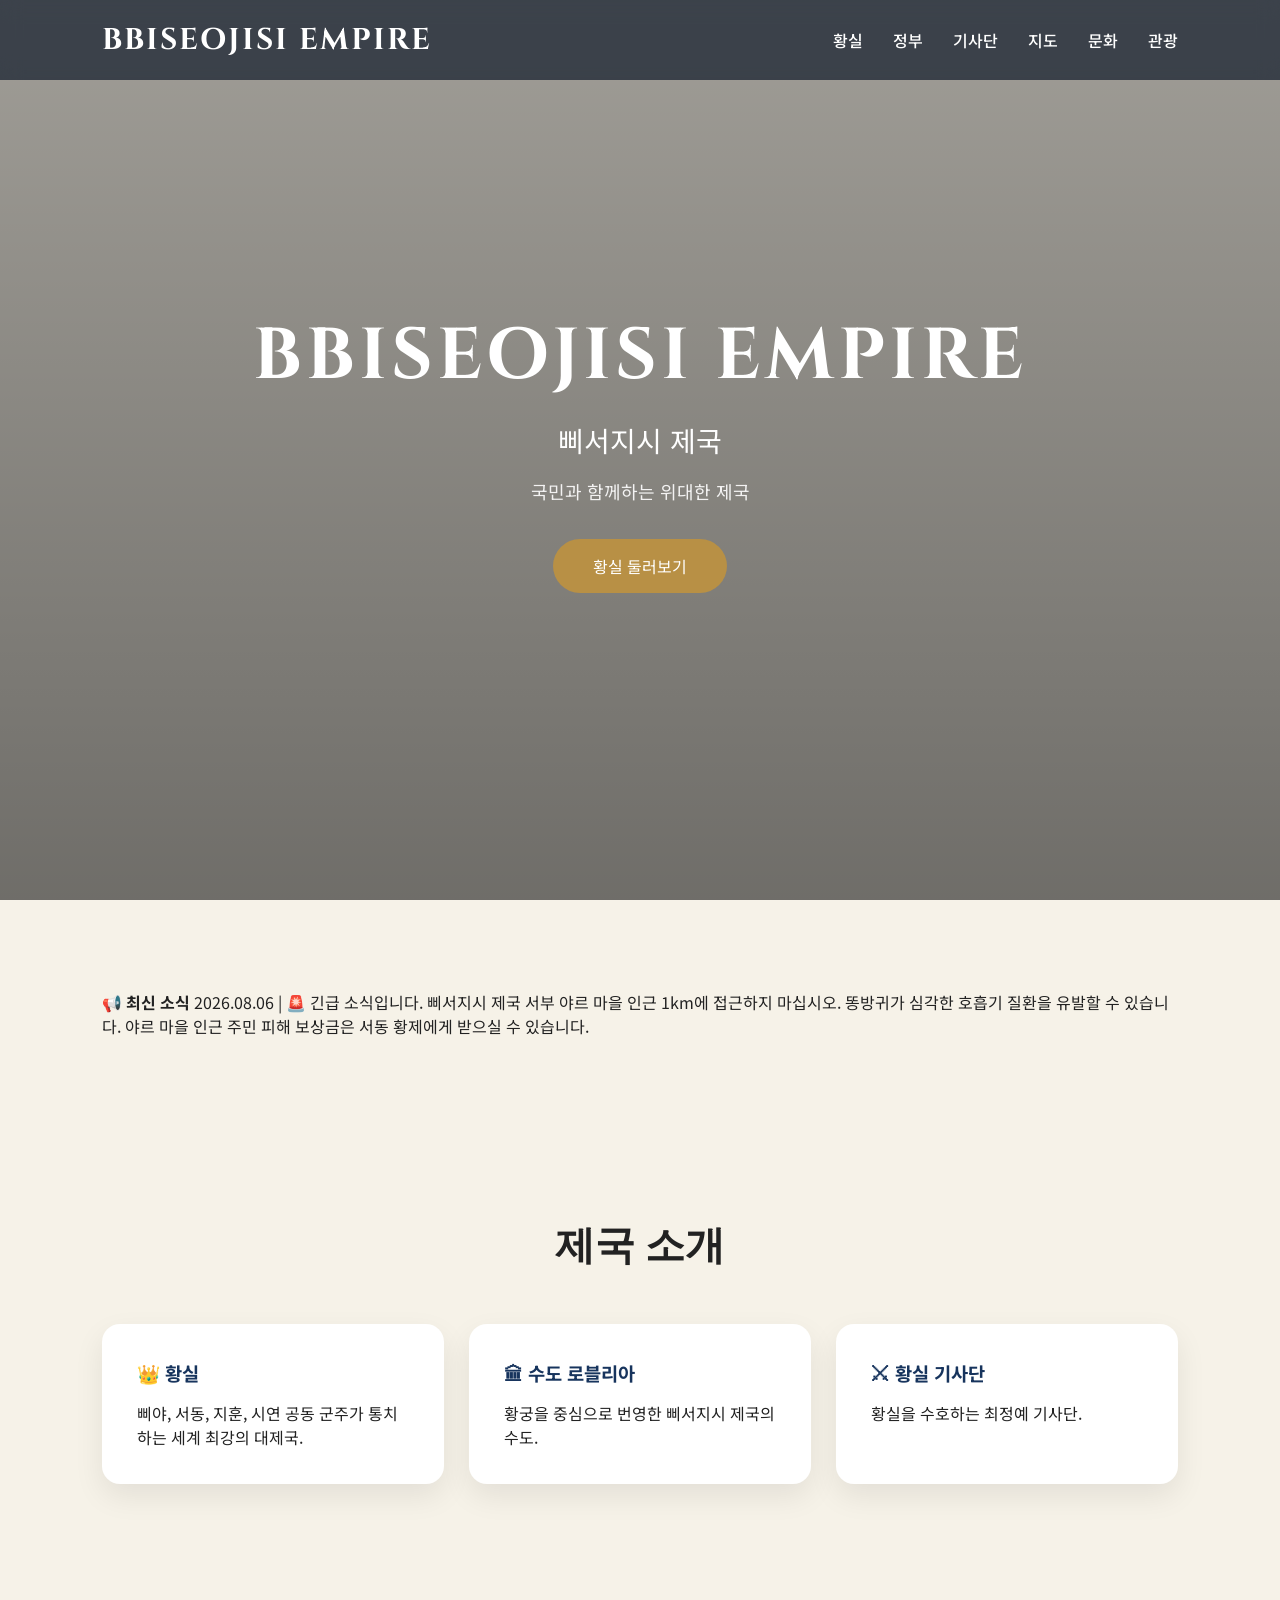
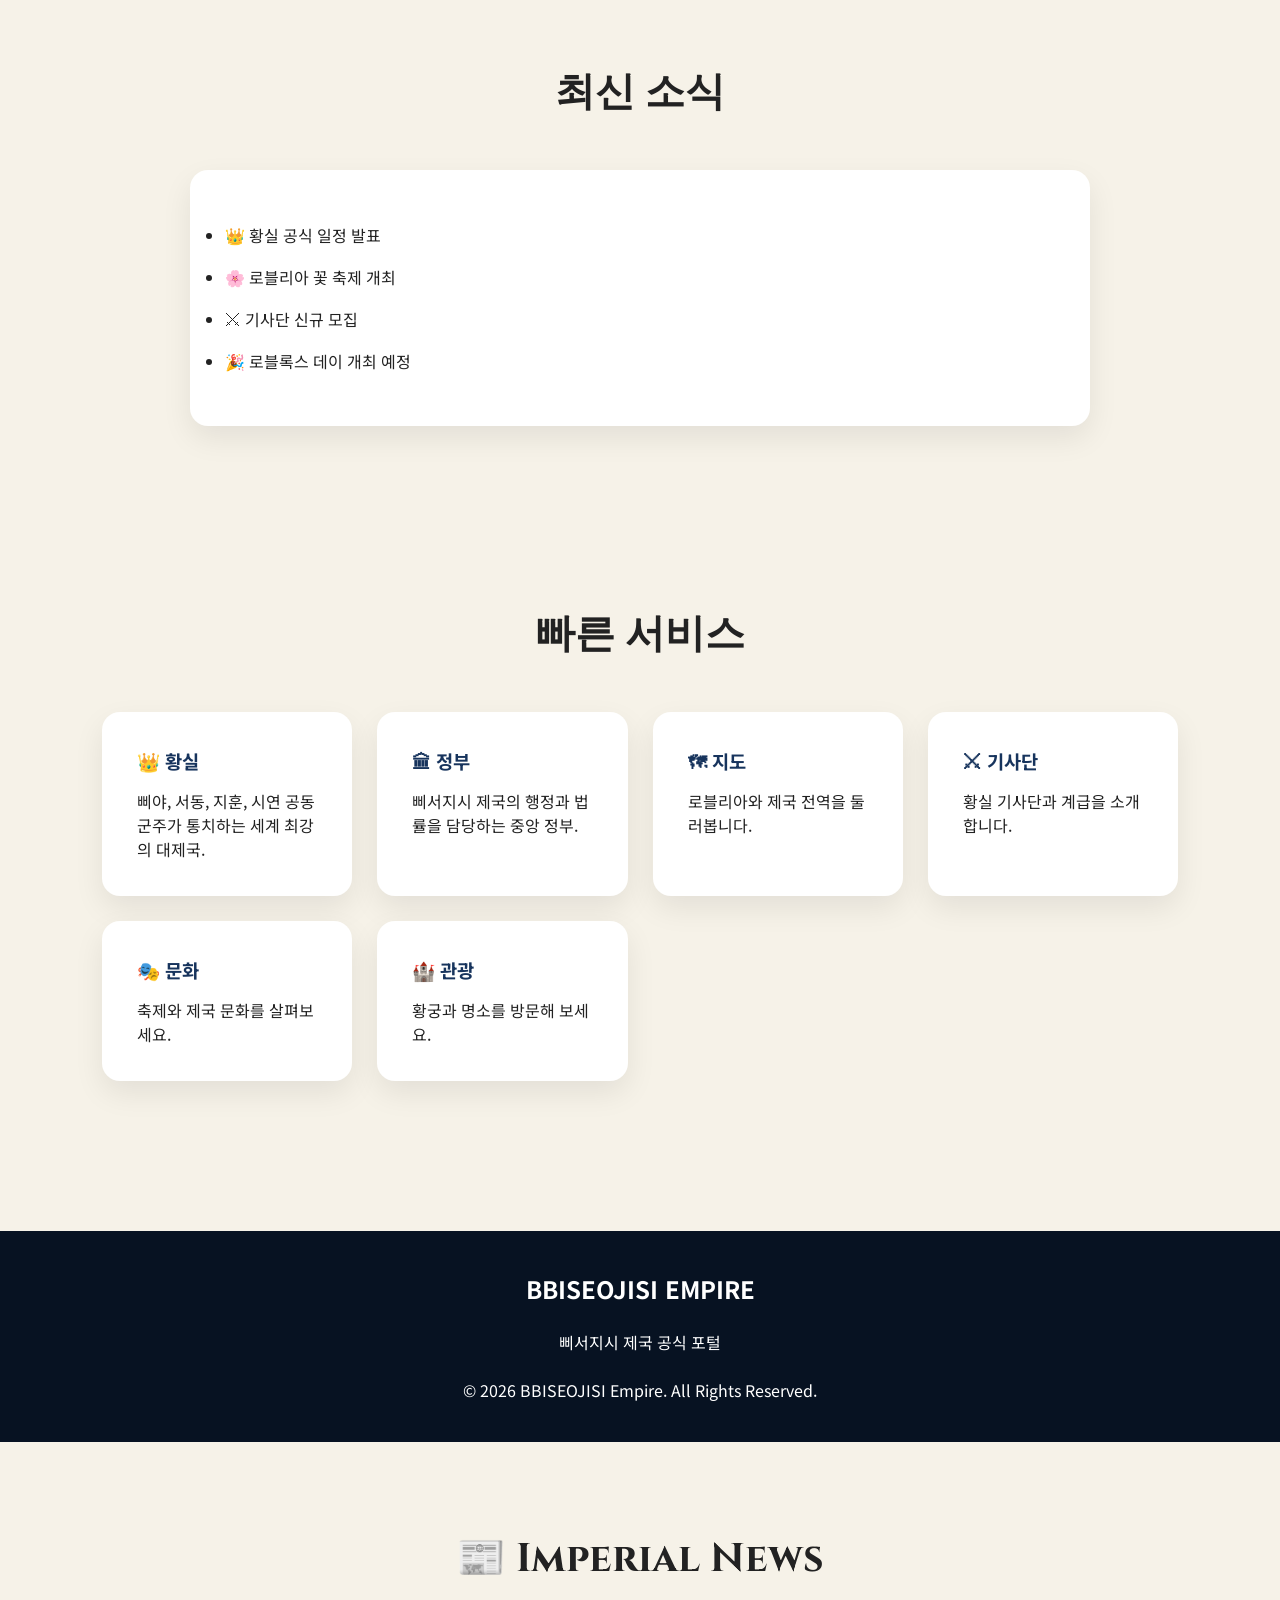
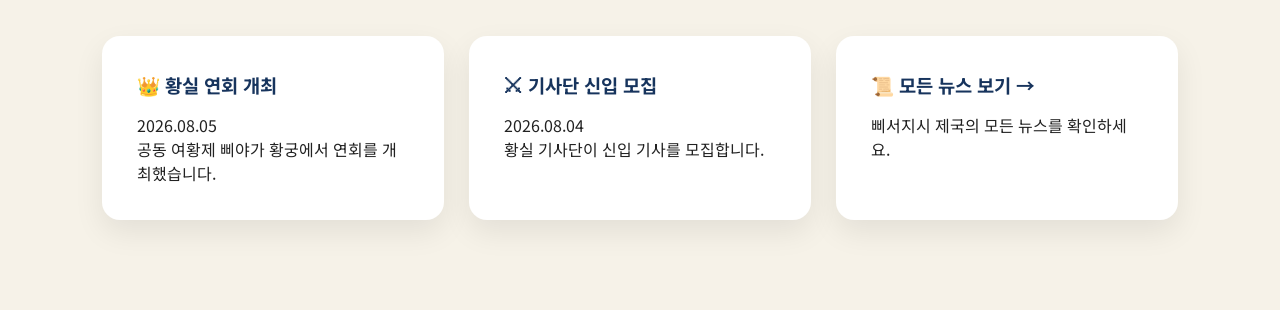
<file: index.html>
<!DOCTYPE html>
<html lang="ko">
<head>
<meta charset="UTF-8">
<meta name="viewport" content="width=device-width, initial-scale=1.0">

<title>삐서지시 제국 | 공식 포털</title>

<link rel="stylesheet" href="style.css">

</head>

<body>

<header>

<div class="logo">
BBISEOJISI EMPIRE
</div>

<nav>
<a href="royal.html">황실</a>
<a href="government.html">정부</a>
<a href="knights.html">기사단</a>
<a href="map.html">지도</a>
<a href="culture.html">문화</a>
<a href="#">관광</a>
</nav>

</header>

<section class="hero" style="background-image:url('https://raw.githubusercontent.com/lollolhappy826-lgtm/pisergisi-empire/main/C9188A86-B695-4BA8-8948-2E2F57C9B634.png');">

<div class="hero-content">

<h1>BBISEOJISI EMPIRE</h1>

<h2>삐서지시 제국</h2>

<p>국민과 함께하는 위대한 제국</p>

<a href="royal.html" class="button">황실 둘러보기</a>

</div>

</section>
<section class="news-bar">

<strong>📢 최신 소식</strong>

<span>
2026.08.06 | 🚨 긴급 소식입니다. 삐서지시 제국 서부 야르 마을 인근 1km에 접근하지 마십시오. 똥방귀가 심각한 호흡기 질환을 유발할 수 있습니다. 야르 마을 인근 주민 피해 보상금은 서동 황제에게 받으실 수 있습니다.
</span>

</section>

<section>

<h2 class="title">제국 소개</h2>

<div class="grid">

<a href="royal.html" class="card" style="text-decoration:none;color:inherit;">

<h3>👑 황실</h3>

<p>
삐야, 서동, 지훈, 시연 공동 군주가 통치하는
세계 최강의 대제국.
</p>

</a>

<div class="card">
<h3>🏛 수도 로블리아</h3>
<p>
황궁을 중심으로 번영한
삐서지시 제국의 수도.
</p>
</div>

<div class="card">
<h3>⚔ 황실 기사단</h3>
<p>
황실을 수호하는
최정예 기사단.
</p>
</div>

</div>

</section>

<section>

<h2 class="title">최신 소식</h2>

<div class="news">

<ul>

<li>👑 황실 공식 일정 발표</li>

<li>🌸 로블리아 꽃 축제 개최</li>

<li>⚔ 기사단 신규 모집</li>

<li>🎉 로블록스 데이 개최 예정</li>

</ul>

</div>

</section>
<section>

<h2 class="title">빠른 서비스</h2>

<div class="grid">
<a href="royal.html" class="card" style="text-decoration:none;color:inherit;">

<h3>👑 황실</h3>

<p>
삐야, 서동, 지훈, 시연 공동 군주가 통치하는
세계 최강의 대제국.
</p>

</a>
<a href="government.html" class="card" style="text-decoration:none;color:inherit;">

<h3>🏛 정부</h3>

<p>
삐서지시 제국의 행정과 법률을 담당하는 중앙 정부.
</p>

</a>

<a href="map.html" class="card" style="text-decoration:none;color:inherit;">

<h3>🗺 지도</h3>

<p>
로블리아와 제국 전역을 둘러봅니다.
</p>

</a>

<a href="knights.html" class="card" style="text-decoration:none;color:inherit;">

<h3>⚔ 기사단</h3>

<p>
황실 기사단과 계급을 소개합니다.
</p>

</a>

<a href="culture.html" class="card" style="text-decoration:none;color:inherit;">

<h3>🎭 문화</h3>

<p>
축제와 제국 문화를 살펴보세요.
</p>

</a>

<div class="card">
<h3>🏰 관광</h3>
<p>황궁과 명소를 방문해 보세요.</p>
</div>

</div>

</section>

<footer>

<h2>BBISEOJISI EMPIRE</h2>

<br>

<p>삐서지시 제국 공식 포털</p>

<br>

<p>© 2026 BBISEOJISI Empire. All Rights Reserved.</p>
</footer>
<section>

<h2 class="title">📰 Imperial News</h2>

<div class="grid">

<a href="news.html" class="card" style="text-decoration:none;color:inherit;">

<h3>👑 황실 연회 개최</h3>

<p>
2026.08.05<br>
공동 여황제 삐야가 황궁에서 연회를 개최했습니다.
</p>

</a>

<a href="news.html" class="card" style="text-decoration:none;color:inherit;">

<h3>⚔ 기사단 신입 모집</h3>

<p>
2026.08.04<br>
황실 기사단이 신입 기사를 모집합니다.
</p>

</a>

<a href="news.html" class="card" style="text-decoration:none;color:inherit;">

<h3>📜 모든 뉴스 보기 →</h3>

<p>
삐서지시 제국의 모든 뉴스를 확인하세요.
</p>

</a>

</div>

</section>

<script src="script.js"></script>

</body>
</html>
</file>
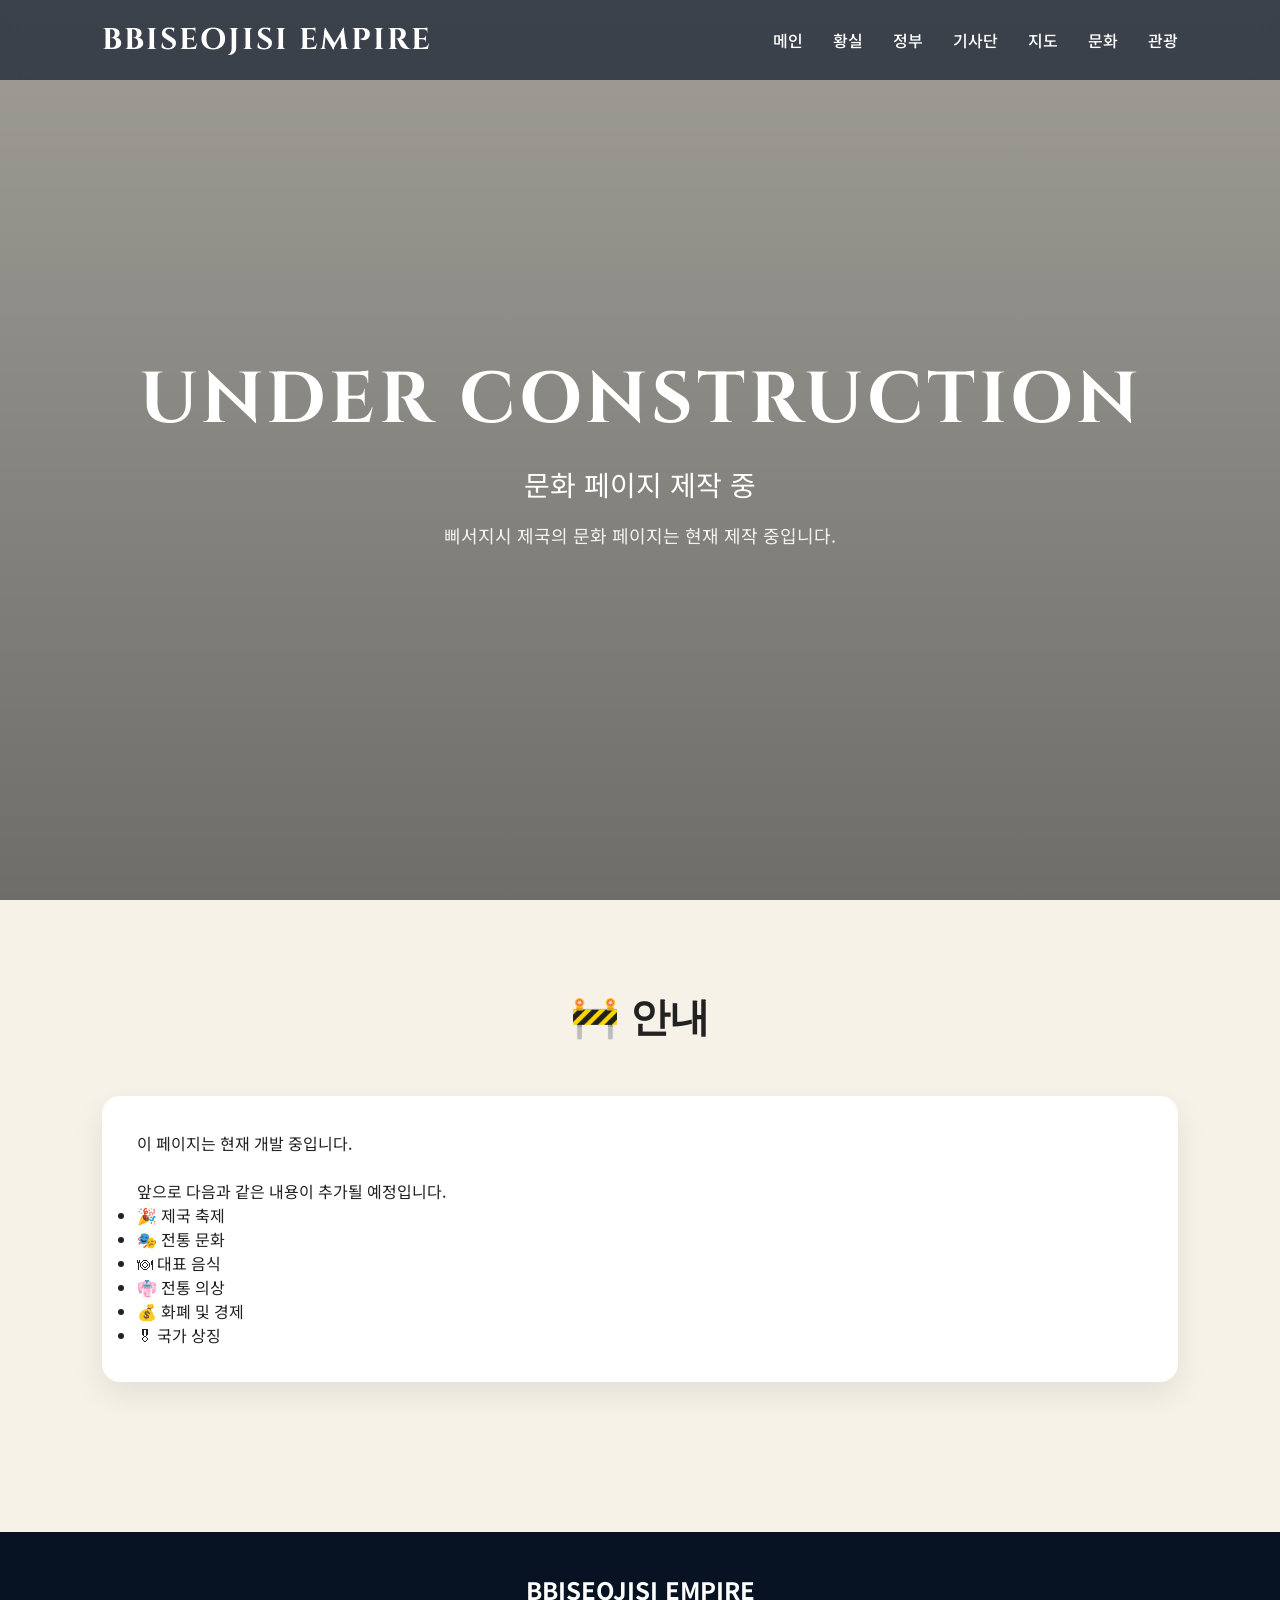
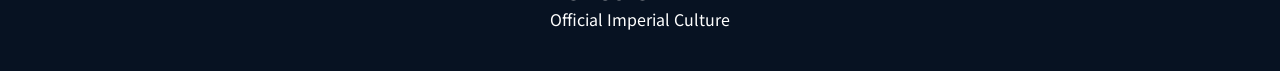
<file: culture.html>
<!DOCTYPE html>
<html lang="ko">

<head>

<meta charset="UTF-8">
<meta name="viewport" content="width=device-width, initial-scale=1.0">

<title>문화 | BBISEOJISI EMPIRE</title>

<link rel="stylesheet" href="style.css">

</head>

<body>

<header>

<div class="logo">
BBISEOJISI EMPIRE
</div>

<nav>

<a href="index.html">메인</a>
<a href="royal.html">황실</a>
<a href="government.html">정부</a>
<a href="knights.html">기사단</a>
<a href="map.html">지도</a>
<a href="culture.html">문화</a>
<a href="tourism.html">관광</a>

</nav>

</header>

<section class="hero">

<div class="hero-content">

<h1>UNDER CONSTRUCTION</h1>

<h2>문화 페이지 제작 중</h2>

<p>
삐서지시 제국의 문화 페이지는
현재 제작 중입니다.
</p>

</div>

</section>

<section>

<h2 class="title">🚧 안내</h2>

<div class="card">
<p>
이 페이지는 현재 개발 중입니다.<br><br>

앞으로 다음과 같은 내용이 추가될 예정입니다.

<ul>
<li>🎉 제국 축제</li>
<li>🎭 전통 문화</li>
<li>🍽 대표 음식</li>
<li>👘 전통 의상</li>
<li>💰 화폐 및 경제</li>
<li>🎖 국가 상징</li>
</ul>

</p>

</div>

</section>

<footer>

<h2>BBISEOJISI EMPIRE</h2>

<p>Official Imperial Culture</p>

</footer>

<script src="script.js"></script>

</body>
</html>
</file>
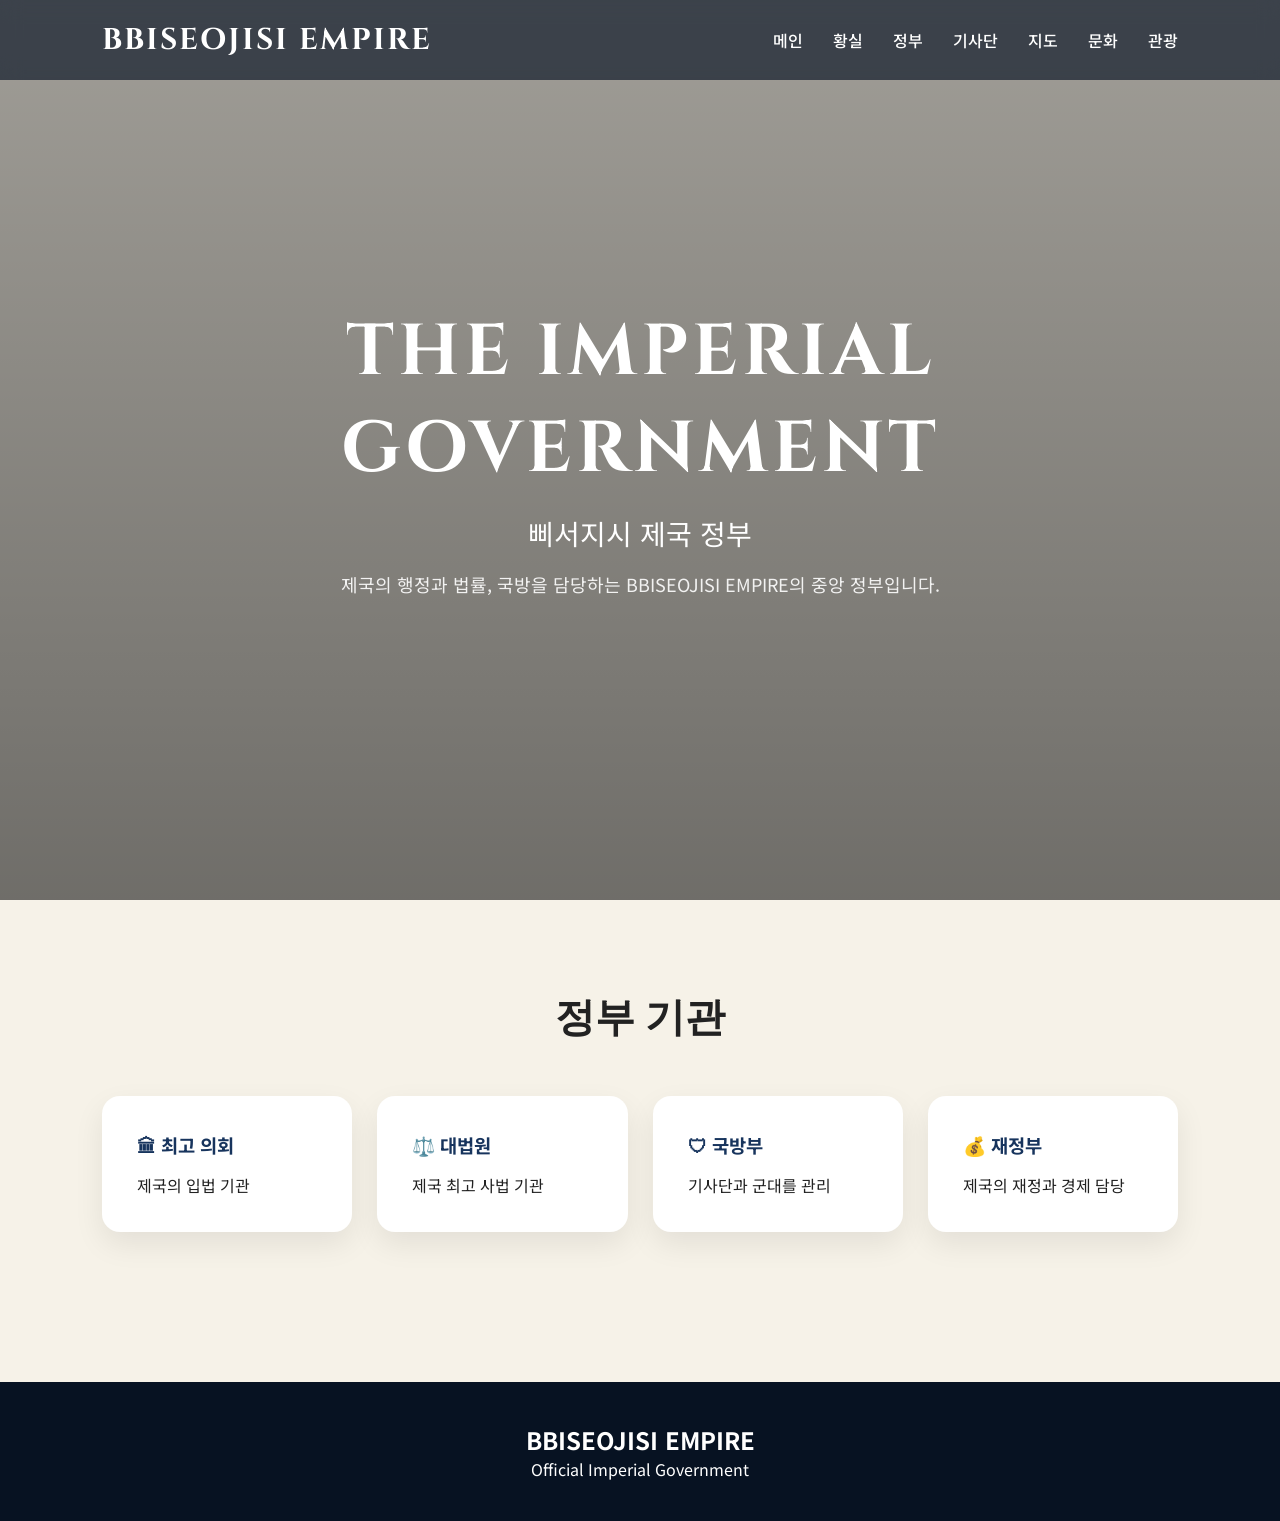
<file: government.html>
<!DOCTYPE html>
<html lang="ko">
<head>

<meta charset="UTF-8">
<meta name="viewport" content="width=device-width, initial-scale=1.0">

<title>정부 | BBISEOJISI EMPIRE</title>

<link rel="stylesheet" href="style.css">

</head>

<body>

<header>

<div class="logo">
BBISEOJISI EMPIRE
</div>

<nav>
<a href="index.html">메인</a>
<a href="royal.html">황실</a>
<a href="government.html">정부</a>
<a href="#">기사단</a>
<a href="#">지도</a>
<a href="#">문화</a>
<a href="#">관광</a>
</nav>

</header>
<section class="hero">

<div class="hero-content">

<h1>THE IMPERIAL GOVERNMENT</h1>

<h2>삐서지시 제국 정부</h2>

<p>
제국의 행정과 법률, 국방을 담당하는
BBISEOJISI EMPIRE의 중앙 정부입니다.
</p>

</div>

</section>

<section>

<h2 class="title">정부 기관</h2>

<div class="grid">

<div class="card">
<h3>🏛 최고 의회</h3>
<p>제국의 입법 기관</p>
</div>

<div class="card">
<h3>⚖️ 대법원</h3>
<p>제국 최고 사법 기관</p>
</div>

<div class="card">
<h3>🛡 국방부</h3>
<p>기사단과 군대를 관리</p>
</div>

<div class="card">
<h3>💰 재정부</h3>
<p>제국의 재정과 경제 담당</p>
</div>

</div>

</section>

<footer>

<h2>BBISEOJISI EMPIRE</h2>

<p>Official Imperial Government</p>

</footer>

<script src="script.js"></script>

</body>
</html>
</file>
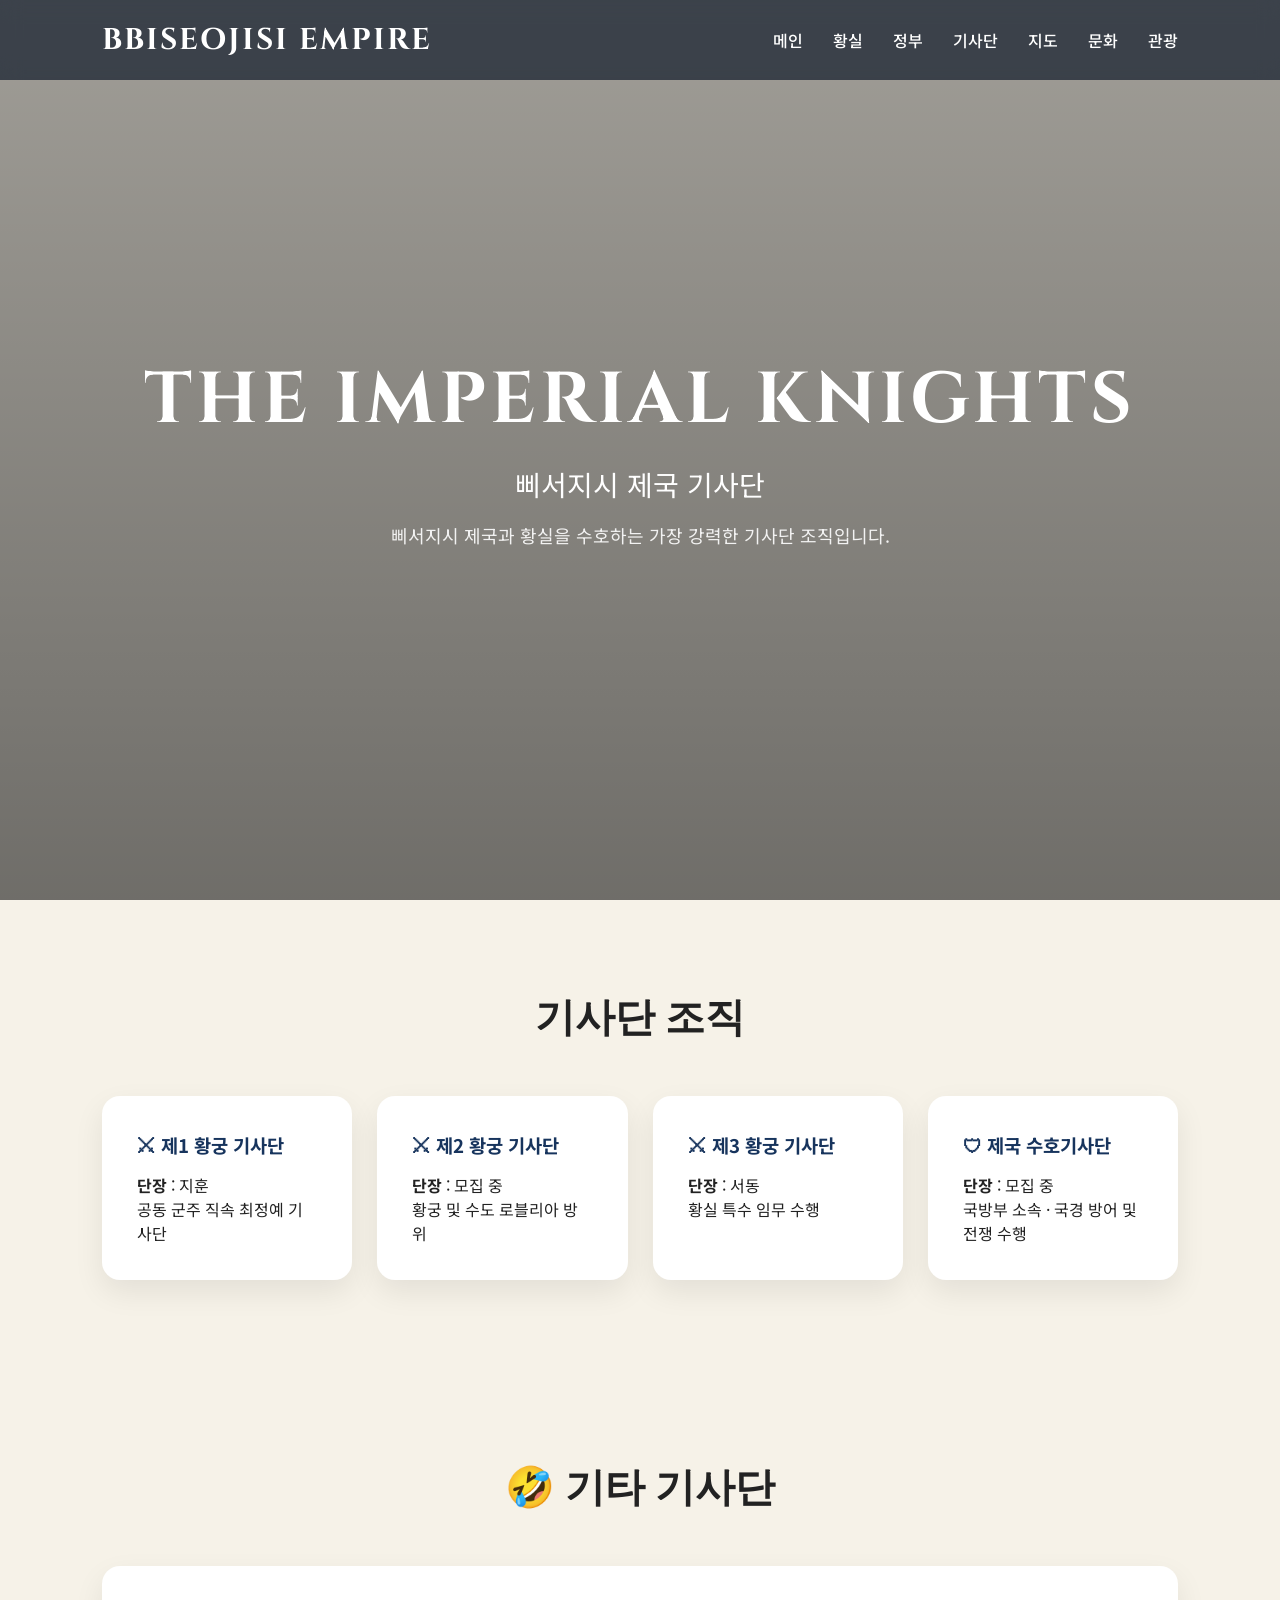
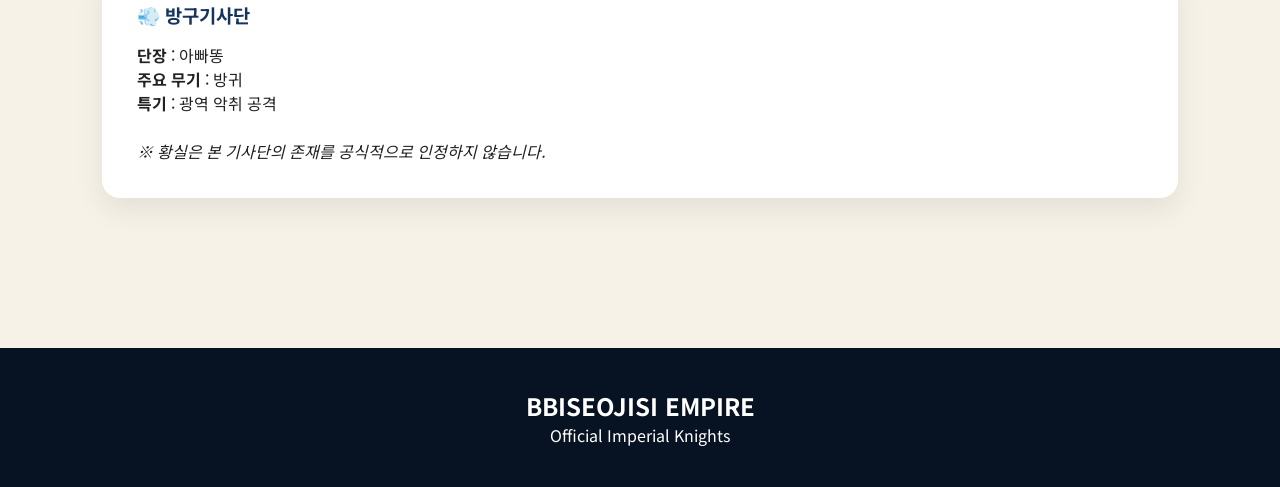
<file: knights.html>
<!DOCTYPE html>
<html lang="ko">

<head>

<meta charset="UTF-8">
<meta name="viewport" content="width=device-width, initial-scale=1.0">

<title>기사단 | BBISEOJISI EMPIRE</title>

<link rel="stylesheet" href="style.css">

</head>

<body>

<header>

<div class="logo">
BBISEOJISI EMPIRE
</div>

<nav>

<a href="index.html">메인</a>
<a href="royal.html">황실</a>
<a href="government.html">정부</a>
<a href="knights.html">기사단</a>
<a href="#">지도</a>
<a href="#">문화</a>
<a href="#">관광</a>

</nav>

</header>

<section class="hero">

<div class="hero-content">

<h1>THE IMPERIAL KNIGHTS</h1>

<h2>삐서지시 제국 기사단</h2>

<p>
삐서지시 제국과 황실을 수호하는
가장 강력한 기사단 조직입니다.
</p>

</div>

</section>

<section>

<h2 class="title">기사단 조직</h2>

<div class="grid">
<div class="card">

<h3>⚔ 제1 황궁 기사단</h3>

<p>
<strong>단장</strong> : 지훈<br>
공동 군주 직속 최정예 기사단
</p>

</div>

<div class="card">

<h3>⚔ 제2 황궁 기사단</h3>

<p>
<strong>단장</strong> : 모집 중<br>
황궁 및 수도 로블리아 방위
</p>

</div>

<div class="card">

<h3>⚔ 제3 황궁 기사단</h3>

<p>
<strong>단장</strong> : 서동<br>
황실 특수 임무 수행
</p>

</div>

<div class="card">

<h3>🛡 제국 수호기사단</h3>

<p>
<strong>단장</strong> : 모집 중<br>
국방부 소속 · 국경 방어 및 전쟁 수행
</p>

</div>

</div>

</section>

<section>

<h2 class="title">🤣 기타 기사단</h2>

<div class="grid">

<div class="card">

<h3>💨 방구기사단</h3>

<p>
<strong>단장</strong> : 아빠똥<br>
<strong>주요 무기</strong> : 방귀<br>
<strong>특기</strong> : 광역 악취 공격<br><br>

<em>※ 황실은 본 기사단의 존재를 공식적으로 인정하지 않습니다.</em>
</p>

</div>

</div>

</section>

<footer>

<h2>BBISEOJISI EMPIRE</h2>

<p>Official Imperial Knights</p>

</footer>

<script src="script.js"></script>

</body>
</html>
</file>
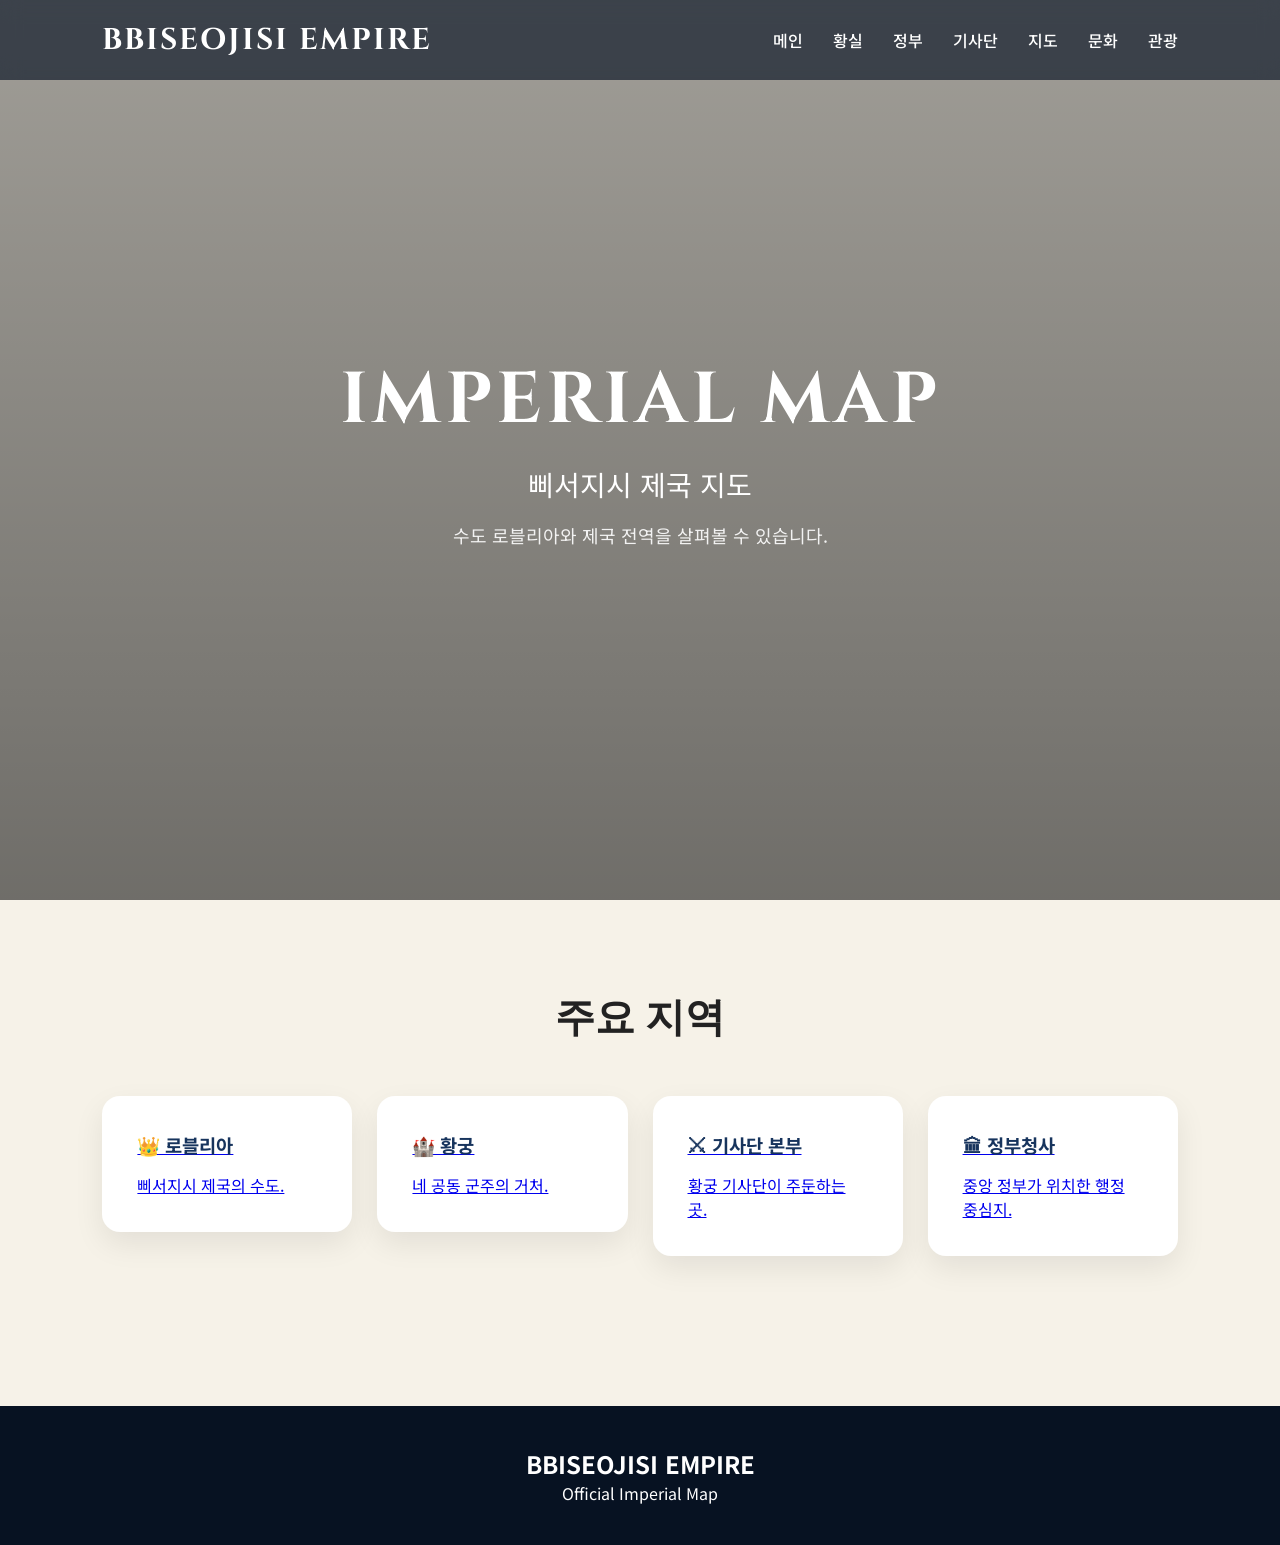
<file: map.html>
<!DOCTYPE html>
<html lang="ko">

<head>

<meta charset="UTF-8">
<meta name="viewport" content="width=device-width, initial-scale=1.0">

<title>지도 | BBISEOJISI EMPIRE</title>

<link rel="stylesheet" href="style.css">

</head>

<body>

<header>

<div class="logo">
BBISEOJISI EMPIRE
</div>

<nav>

<a href="index.html">메인</a>
<a href="royal.html">황실</a>
<a href="government.html">정부</a>
<a href="knights.html">기사단</a>
<a href="map.html">지도</a>
<a href="#">문화</a>
<a href="#">관광</a>

</nav>

</header>

<section class="hero">

<div class="hero-content">

<h1>IMPERIAL MAP</h1>

<h2>삐서지시 제국 지도</h2>

<p>
수도 로블리아와 제국 전역을
살펴볼 수 있습니다.
</p>

</div>

</section>

<section>

<h2 class="title">주요 지역</h2>

<div class="grid">
<a href="#">
<div class="card">
<h3>👑 로블리아</h3>
<p>삐서지시 제국의 수도.</p>
</div>
</a>

<a href="#">
<div class="card">
<h3>🏰 황궁</h3>
<p>네 공동 군주의 거처.</p>
</div>
</a>

<a href="#">
<div class="card">
<h3>⚔ 기사단 본부</h3>
<p>황궁 기사단이 주둔하는 곳.</p>
</div>
</a>

<a href="#">
<div class="card">
<h3>🏛 정부청사</h3>
<p>중앙 정부가 위치한 행정 중심지.</p>
</div>
</a>

</div>

</section>

<footer>

<h2>BBISEOJISI EMPIRE</h2>

<p>Official Imperial Map</p>

</footer>

<script src="script.js"></script>

</body>
</html>
</file>
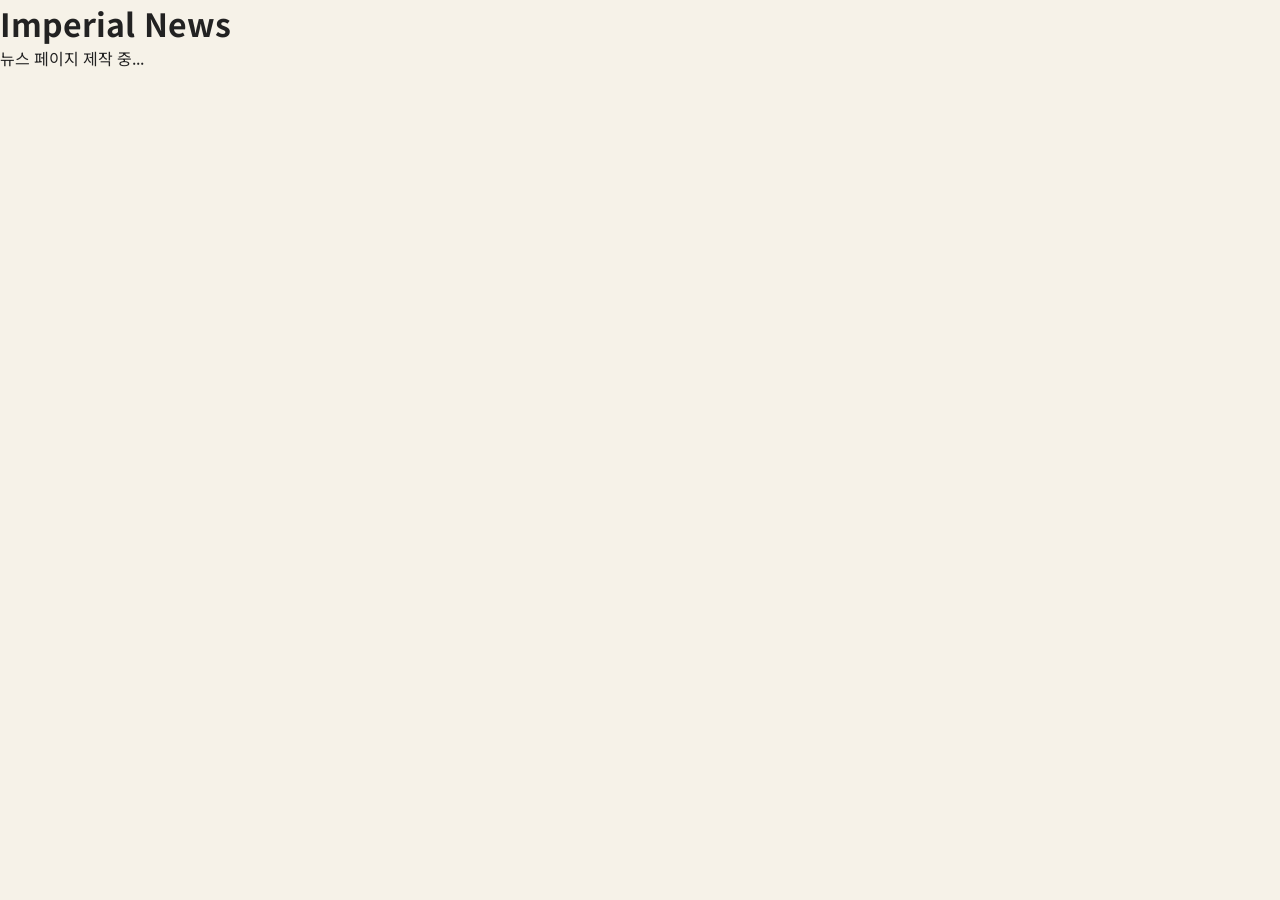
<file: news.html>
<!DOCTYPE html>
<html lang="ko">
<head>
<meta charset="UTF-8">
<meta name="viewport" content="width=device-width, initial-scale=1.0">
<title>Imperial News | BBISEOJISI EMPIRE</title>

<link rel="stylesheet" href="style.css">

</head>

<body>

<h1>Imperial News</h1>

<p>뉴스 페이지 제작 중...</p>

<script src="script.js"></script>

</body>
</html>
</file>
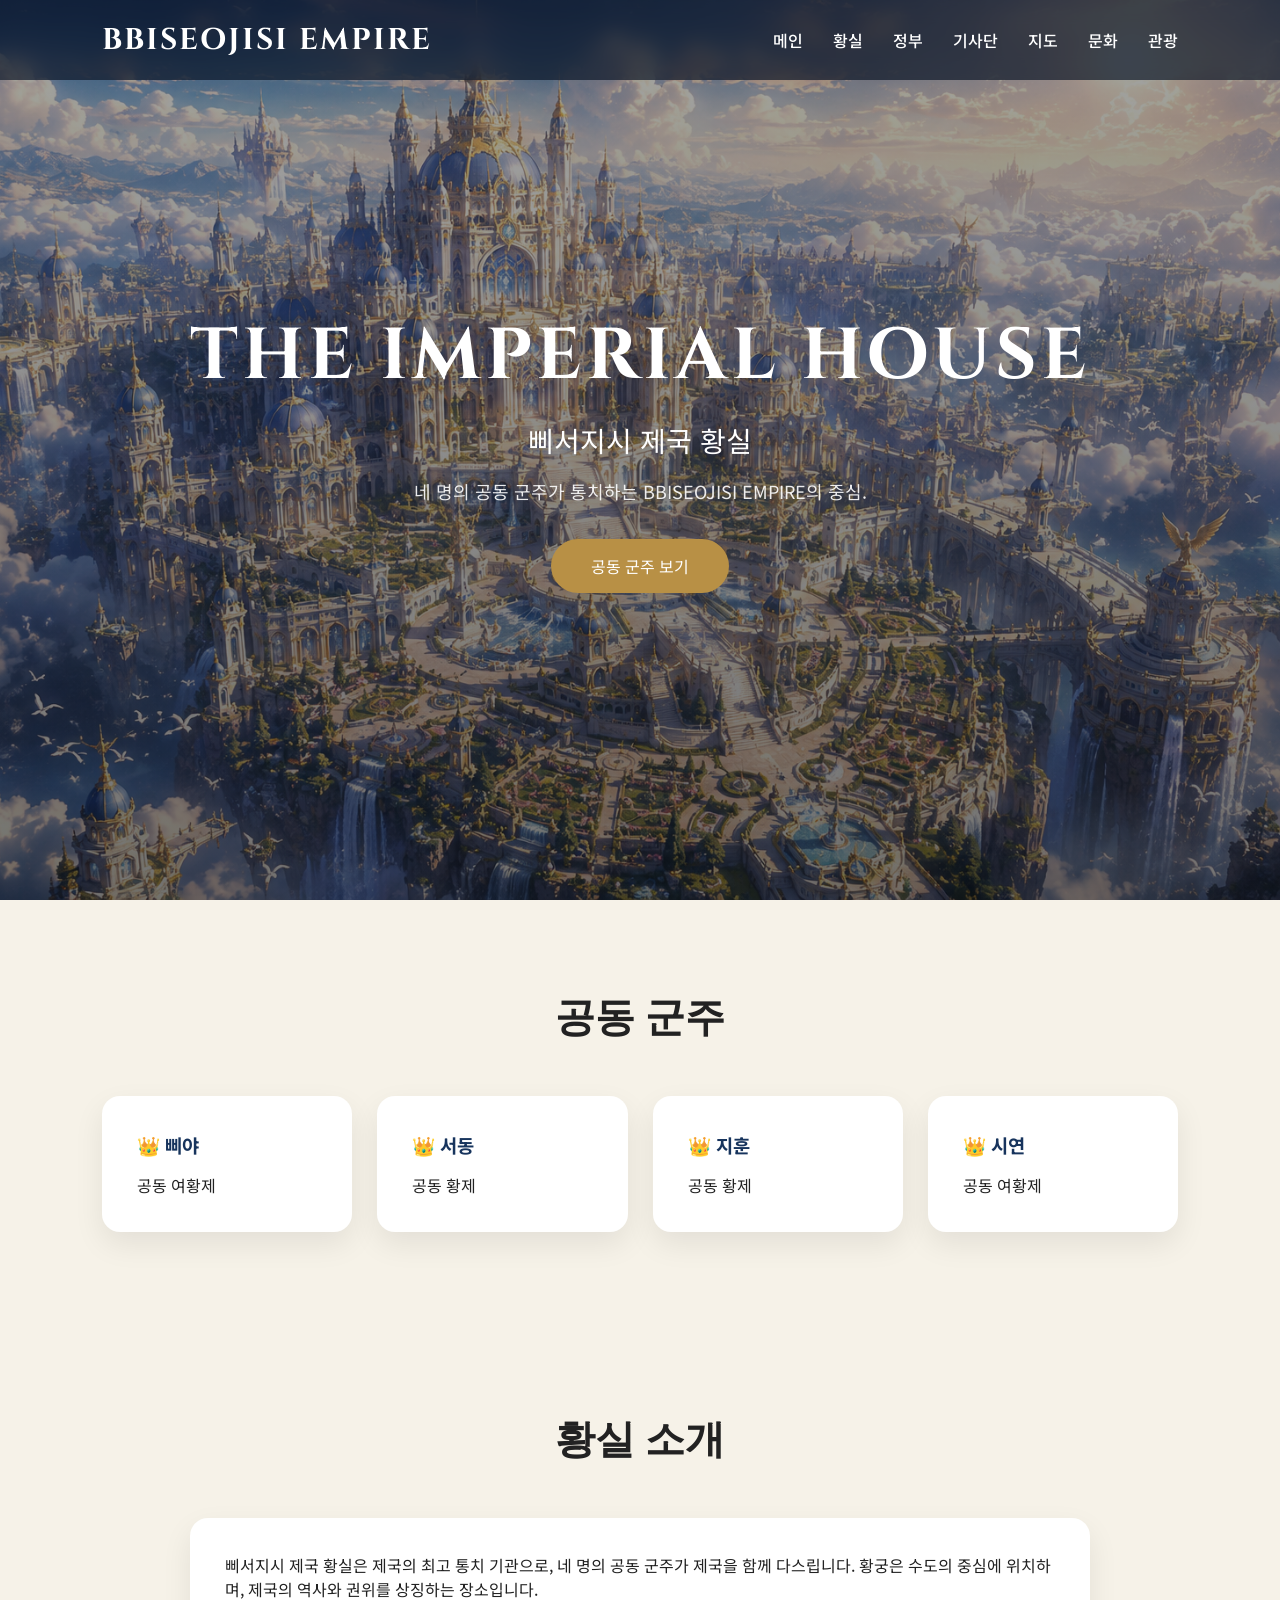
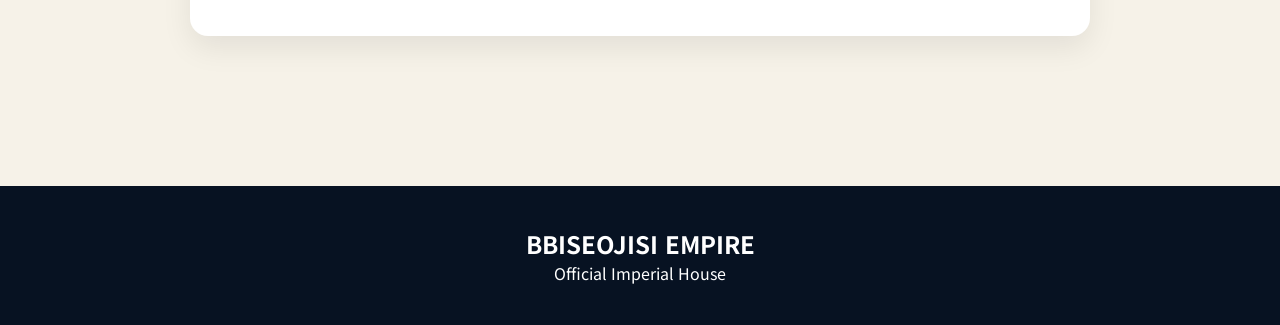
<file: royal.html>
<!DOCTYPE html>
<html lang="ko">
<head>
<meta charset="UTF-8">
<meta name="viewport" content="width=device-width, initial-scale=1.0">
<title>황실 | 삐서지시 제국</title>

<link rel="stylesheet" href="style.css">

</head>

<body>
<header>

<div class="logo">
BBISEOJISI EMPIRE
</div>

<nav>
<a href="index.html">메인</a>
<a href="royal.html">황실</a>
<a href="#">정부</a>
<a href="#">기사단</a>
<a href="#">지도</a>
<a href="#">문화</a>
<a href="#">관광</a>
</nav>

</header>

<section class="hero" style="background-image:url('C9188A86-B695-4BA8-8948-2E2F57C9B634.png');">

<div class="hero-content">

<h1>THE IMPERIAL HOUSE</h1>

<h2>삐서지시 제국 황실</h2>

<p>
네 명의 공동 군주가 통치하는
BBISEOJISI EMPIRE의 중심.
</p>

<a href="#emperors" class="button">
공동 군주 보기
</a>

</div>

</section>
<section id="emperors">

<h2 class="title">공동 군주</h2>

<div class="grid">

<div class="card">
<h3>👑 삐야</h3>
<p>공동 여황제</p>
</div>

<div class="card">
<h3>👑 서동</h3>
<p>공동 황제</p>
</div>

<div class="card">
<h3>👑 지훈</h3>
<p>공동 황제</p>
</div>

<div class="card">
<h3>👑 시연</h3>
<p>공동 여황제</p>
</div>

</div>

</section>

<section>

<h2 class="title">황실 소개</h2>

<div class="news">

<p>
삐서지시 제국 황실은 제국의 최고 통치 기관으로,
네 명의 공동 군주가 제국을 함께 다스립니다.
황궁은 수도의 중심에 위치하며,
제국의 역사와 권위를 상징하는 장소입니다.
</p>

</div>

</section>

<footer>

<h2>BBISEOJISI EMPIRE</h2>

<p>Official Imperial House</p>

</footer>

<script src="script.js"></script>

</body>
</html>
</file>
<file: style.css>
/* ===========================
   PISERGISI EMPIRE
   Official Portal v2
=========================== */

@import url('https://fonts.googleapis.com/css2?family=Cinzel:wght@400;600;700&family=Noto+Sans+KR:wght@300;400;500;700&display=swap');

*{
    margin:0;
    padding:0;
    box-sizing:border-box;
}

html{
    scroll-behavior:smooth;
}

body{
    font-family:'Noto Sans KR',sans-serif;
    background:#f6f2e8;
    color:#222;
    overflow-x:hidden;
}

/* ================= HEADER ================= */

header{
    position:fixed;
    top:0;
    width:100%;
    display:flex;
    justify-content:space-between;
    align-items:center;
    padding:20px 8%;
    background:rgba(7,18,34,.65);
    backdrop-filter:blur(10px);
    z-index:1000;
}

.logo{
    color:white;
    font-family:'Cinzel',serif;
    font-size:30px;
    font-weight:700;
    letter-spacing:2px;
}

nav{
    display:flex;
    gap:30px;
}

nav a{
    color:white;
    text-decoration:none;
    transition:.3s;
    font-weight:500;
}

nav a:hover{
    color:#d9b15d;
}

/* ================= HERO ================= */

.hero{
    height:100vh;
    background-size:cover;
    background-position:center;
    display:flex;
    justify-content:center;
    align-items:center;
    text-align:center;
    position:relative;
}

.hero::before{
    content:"";
    position:absolute;
    inset:0;
    background:linear-gradient(to bottom,
    rgba(0,0,0,.35),
    rgba(0,0,0,.55));
}

.hero-content{
    position:relative;
    z-index:2;
    color:white;
}

.hero h1{
    font-size:72px;
    font-family:'Cinzel',serif;
    letter-spacing:4px;
}

.hero h2{
    margin-top:15px;
    font-size:28px;
    font-weight:400;
}

.hero p{
    margin-top:18px;
    font-size:18px;
    opacity:.9;
}

.button{
    display:inline-block;
    margin-top:35px;
    background:#b89045;
    color:white;
    text-decoration:none;
    padding:15px 40px;
    border-radius:40px;
    transition:.3s;
}

.button:hover{
    transform:translateY(-3px);
    background:#caa85f;
}

/* ================= SECTION ================= */

section{
    padding:90px 8%;
}

.title{
    text-align:center;
    font-size:40px;
    font-family:'Cinzel',serif;
    margin-bottom:50px;
}

/* ================= CARD ================= */

.grid{
    display:grid;
    grid-template-columns:repeat(auto-fit,minmax(240px,1fr));
    gap:25px;
}

.card{
    display: block;
    background:white;
    padding:35px;
    border-radius:18px;
    box-shadow:0 12px 30px rgba(0,0,0,.08);
    transition:.35s;
}

.card:hover{
    transform:translateY(-10px);
}

.card h3{
    margin-bottom:15px;
    color:#17345d;
}

/* ================= NEWS ================= */

.news{
    max-width:900px;
    margin:auto;
    background:white;
    border-radius:18px;
    padding:35px;
    box-shadow:0 12px 30px rgba(0,0,0,.08);
}

.news li{
    margin:18px 0;
}

/* ================= FOOTER ================= */

footer{
    background:#071222;
    color:white;
    text-align:center;
    padding:40px;
    margin-top:60px;
}

/* ================= MOBILE ================= */

@media(max-width:900px){

header{
    flex-direction:column;
    gap:18px;
}

.hero h1{
    font-size:48px;
}

.hero h2{
    font-size:22px;
}

nav{
    flex-wrap:wrap;
    justify-content:center;
    gap:15px;
}

.title{
    font-size:32px;
}


.news-bar{
    max-width:1100px;
    width:90%;
    margin:40px auto;

    background:#fff8e8;
    border-left:8px solid #d4af37;
    border-radius:18px;

    padding:22px 28px;

    box-shadow:0 10px 30px rgba(0,0,0,.08);

    font-size:18px;
    line-height:1.8;
}
.news-bar strong{
    color:#9a7600;
    display:block;
    font-size:22px;
    margin-bottom:8px;
}

.news-bar span{
    display:block;
}
</file>
